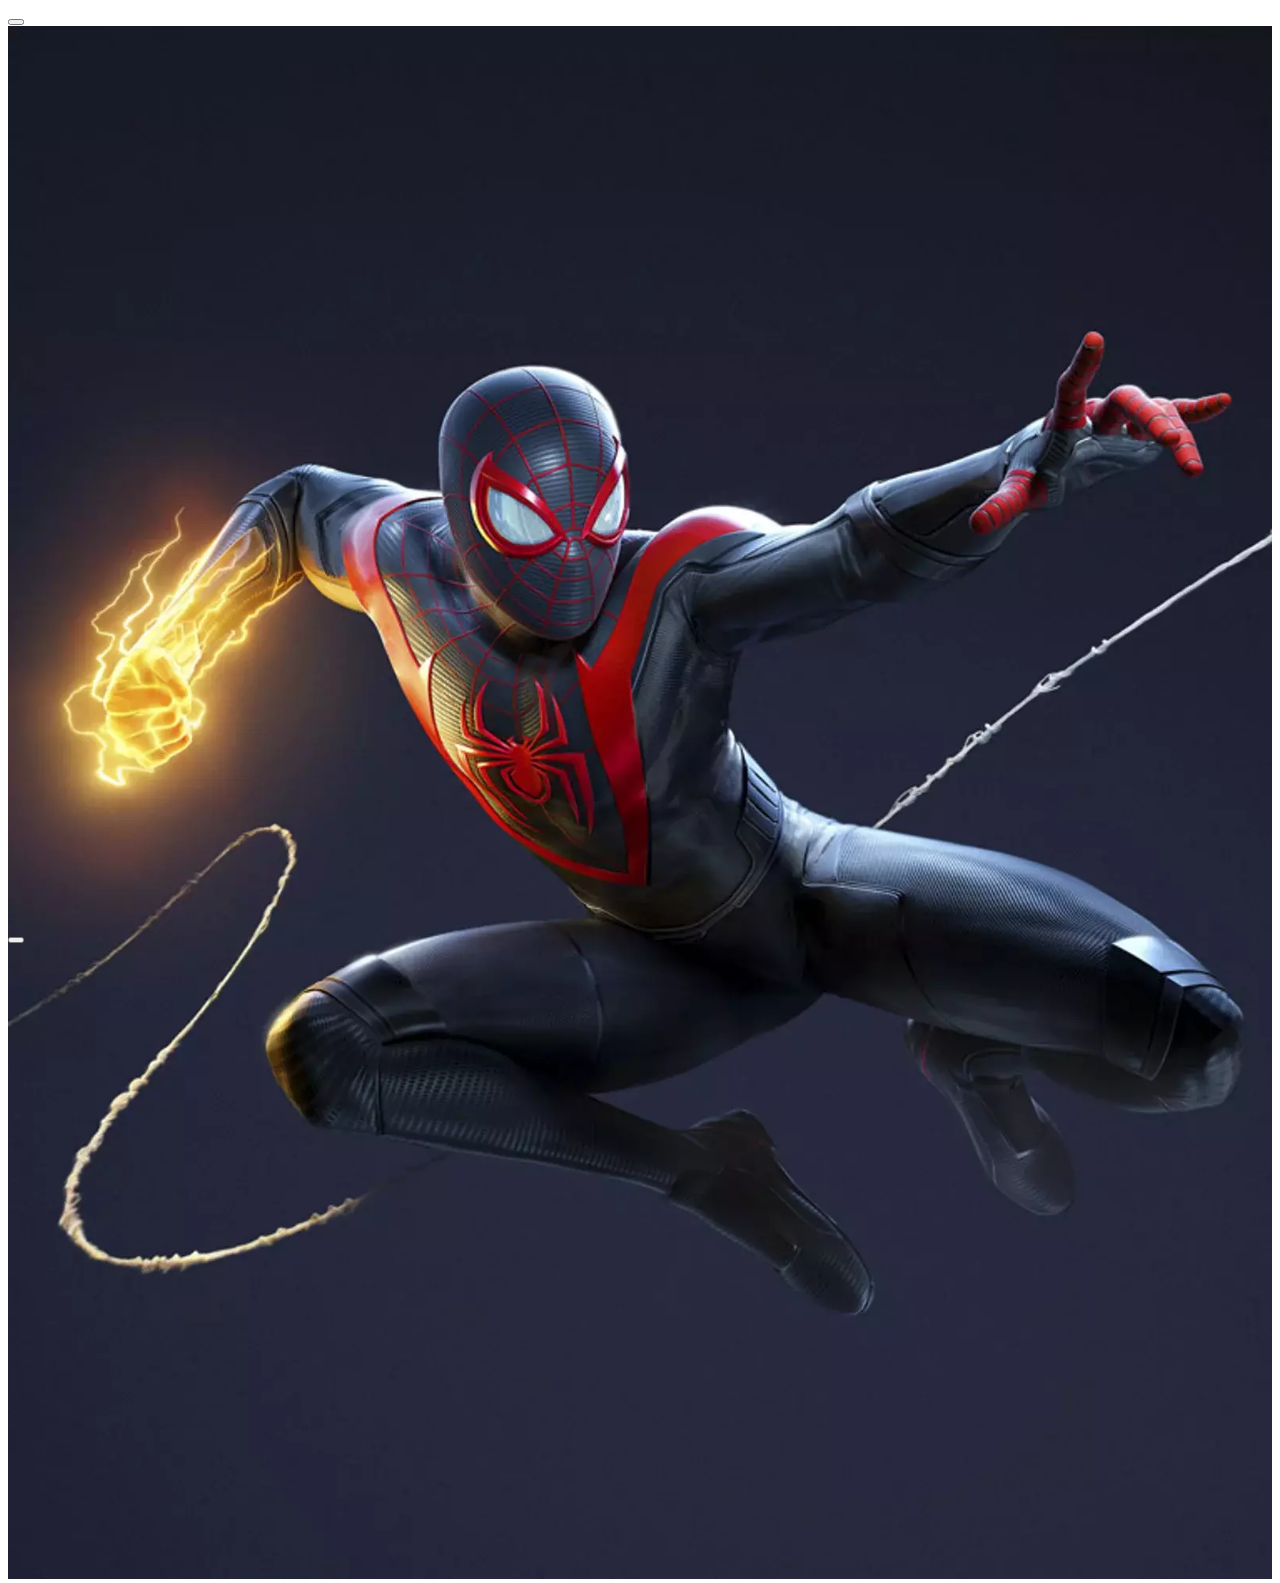
<file: index.html>
<!DOCTYPE html>
<html lang="en">
  <head>
    <meta charset="UTF-8" />
    <meta name="viewport" content="width=device-width, initial-scale=1.0" />
    <!-- link -->
    <link rel="stylesheet" href="css/style.css" />
    <link
      rel="stylesheet"
      href="https://cdnjs.cloudflare.com/ajax/libs/font-awesome/6.4.2/css/all.min.css"
      integrity="sha512-z3gLpd7yknf1YoNbCzqRKc4qyor8gaKU1qmn+CShxbuBusANI9QpRohGBreCFkKxLhei6S9CQXFEbbKuqLg0DA=="
      crossorigin="anonymous"
      referrerpolicy="no-referrer"
    />
    <link
      href="https://cdn.jsdelivr.net/npm/bootstrap@5.3.2/dist/css/bootstrap.min.css"
      rel="stylesheet"
      integrity="sha384-T3c6CoIi6uLrA9TneNEoa7RxnatzjcDSCmG1MXxSR1GAsXEV/Dwwykc2MPK8M2HN"
      crossorigin="anonymous"
    />

    <title>Carosello Mono Array</title>
  </head>
  <body>
    <main>
        <div class="container m-3">

            <div class="row">

              <div class="col-2 d-flex justify-content-end align-self-center">
                  <button id="previous"  class="btn  bg-black">
                    <i class="fa-solid fa-arrow-up text-white"></i>
                  </button>
              </div>

              <div id="album" class="col album-container">
                  <!-- <div id="album-container" class="album">
                      <img src="img/01.webp" alt="">
                  </div> -->
              </div>
              
              <div class="col-2 d-flex justify-content-start align-items-center">
                  <button id="next" class="btn  bg-black">
                    <i class="fa-solid fa-arrow-down text-white"></i>
                  </button>
              </div>

            </div>

        </div>
    </main>

    <script src="js/scripts.js" type="text/javascript"></script>
  </body>
</html>
</file>
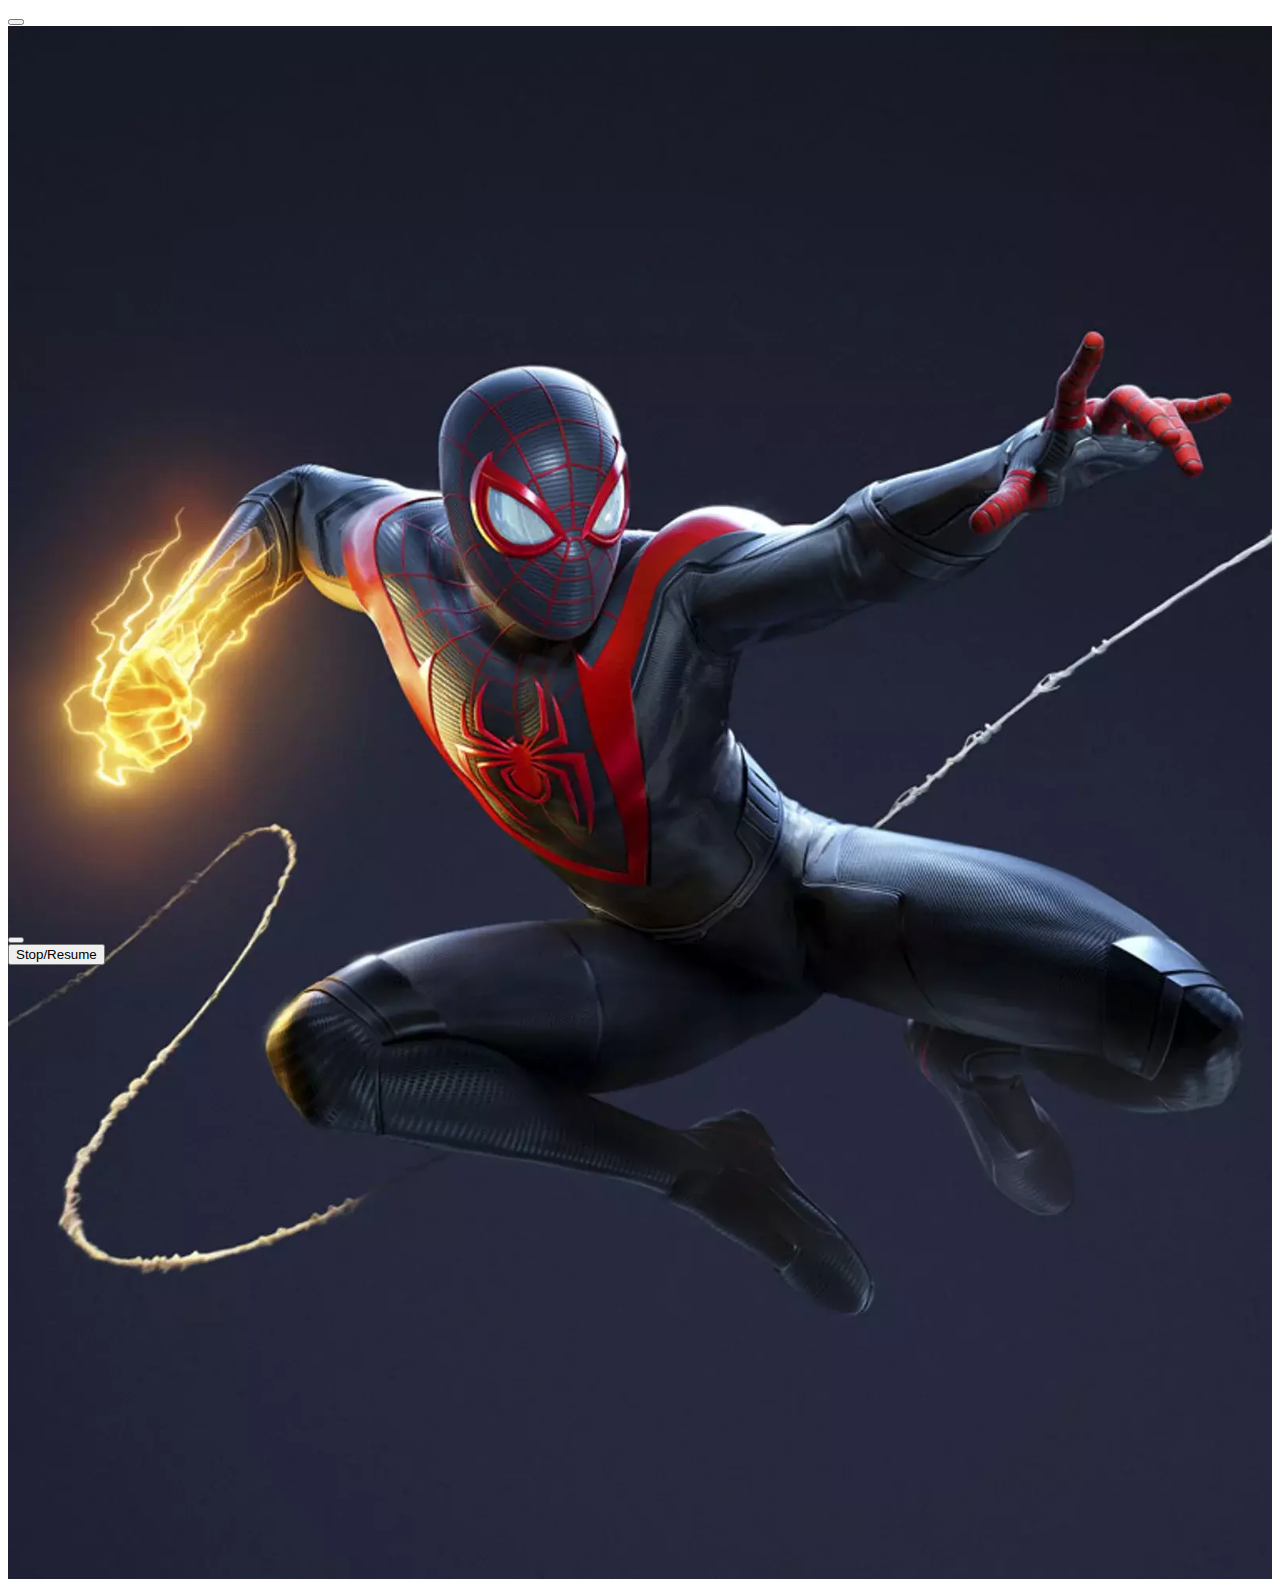
<file: Autoplay/index.html>
<!DOCTYPE html>
<html lang="en">
  <head>
    <meta charset="UTF-8" />
    <meta name="viewport" content="width=device-width, initial-scale=1.0" />
    <!-- link -->
    <link rel="stylesheet" href="css/style.css" />
    <link
      rel="stylesheet"
      href="https://cdnjs.cloudflare.com/ajax/libs/font-awesome/6.4.2/css/all.min.css"
      integrity="sha512-z3gLpd7yknf1YoNbCzqRKc4qyor8gaKU1qmn+CShxbuBusANI9QpRohGBreCFkKxLhei6S9CQXFEbbKuqLg0DA=="
      crossorigin="anonymous"
      referrerpolicy="no-referrer"
    />
    <link
      href="https://cdn.jsdelivr.net/npm/bootstrap@5.3.2/dist/css/bootstrap.min.css"
      rel="stylesheet"
      integrity="sha384-T3c6CoIi6uLrA9TneNEoa7RxnatzjcDSCmG1MXxSR1GAsXEV/Dwwykc2MPK8M2HN"
      crossorigin="anonymous"
    />

    <title>CaroselloAutoplay</title>
  </head>
  <body>
    <main>
        <div class="container m-3">

            <div class="row">

              <div class="col-2 d-flex justify-content-end align-self-center">
                  <button id="previous"  class="btn  bg-black">
                    <i class="fa-solid fa-arrow-up text-white"></i>
                  </button>
              </div>

              <div id="album" class="col album-container">
                  <!-- <div id="album-container" class="album">
                      <img src="img/01.webp" alt="">
                  </div> -->
              </div>
              
              <div class="col-2 d-flex justify-content-start align-items-center">
                  <button id="next" class="btn  bg-black">
                    <i class="fa-solid fa-arrow-down text-white"></i>
                  </button>
              </div>


              <div class="col-1 d-flex justify-content-start align-items-center">
                <button id="stop" class="btn bg-black text-white">
                 Stop/Resume
                </button>
            </div>

            </div>

        </div>
    </main>

    <script src="js/scripts.js" type="text/javascript"></script>
  </body>
</html>
</file>
<file: css/style.css>
.album-container{
    width: 100%;
    height: 100vh;
}
img{
    width: 100%;
}
.album{
    display: none;
}
.visual{
    display: block;
}
</file>
<file: Autoplay/css/style.css>
.album-container{
    width: 100%;
    height: 100vh;
}
img{
    width: 100%;
}
.album{
    display: none;
}
.visual{
    display: block;
}
</file>
